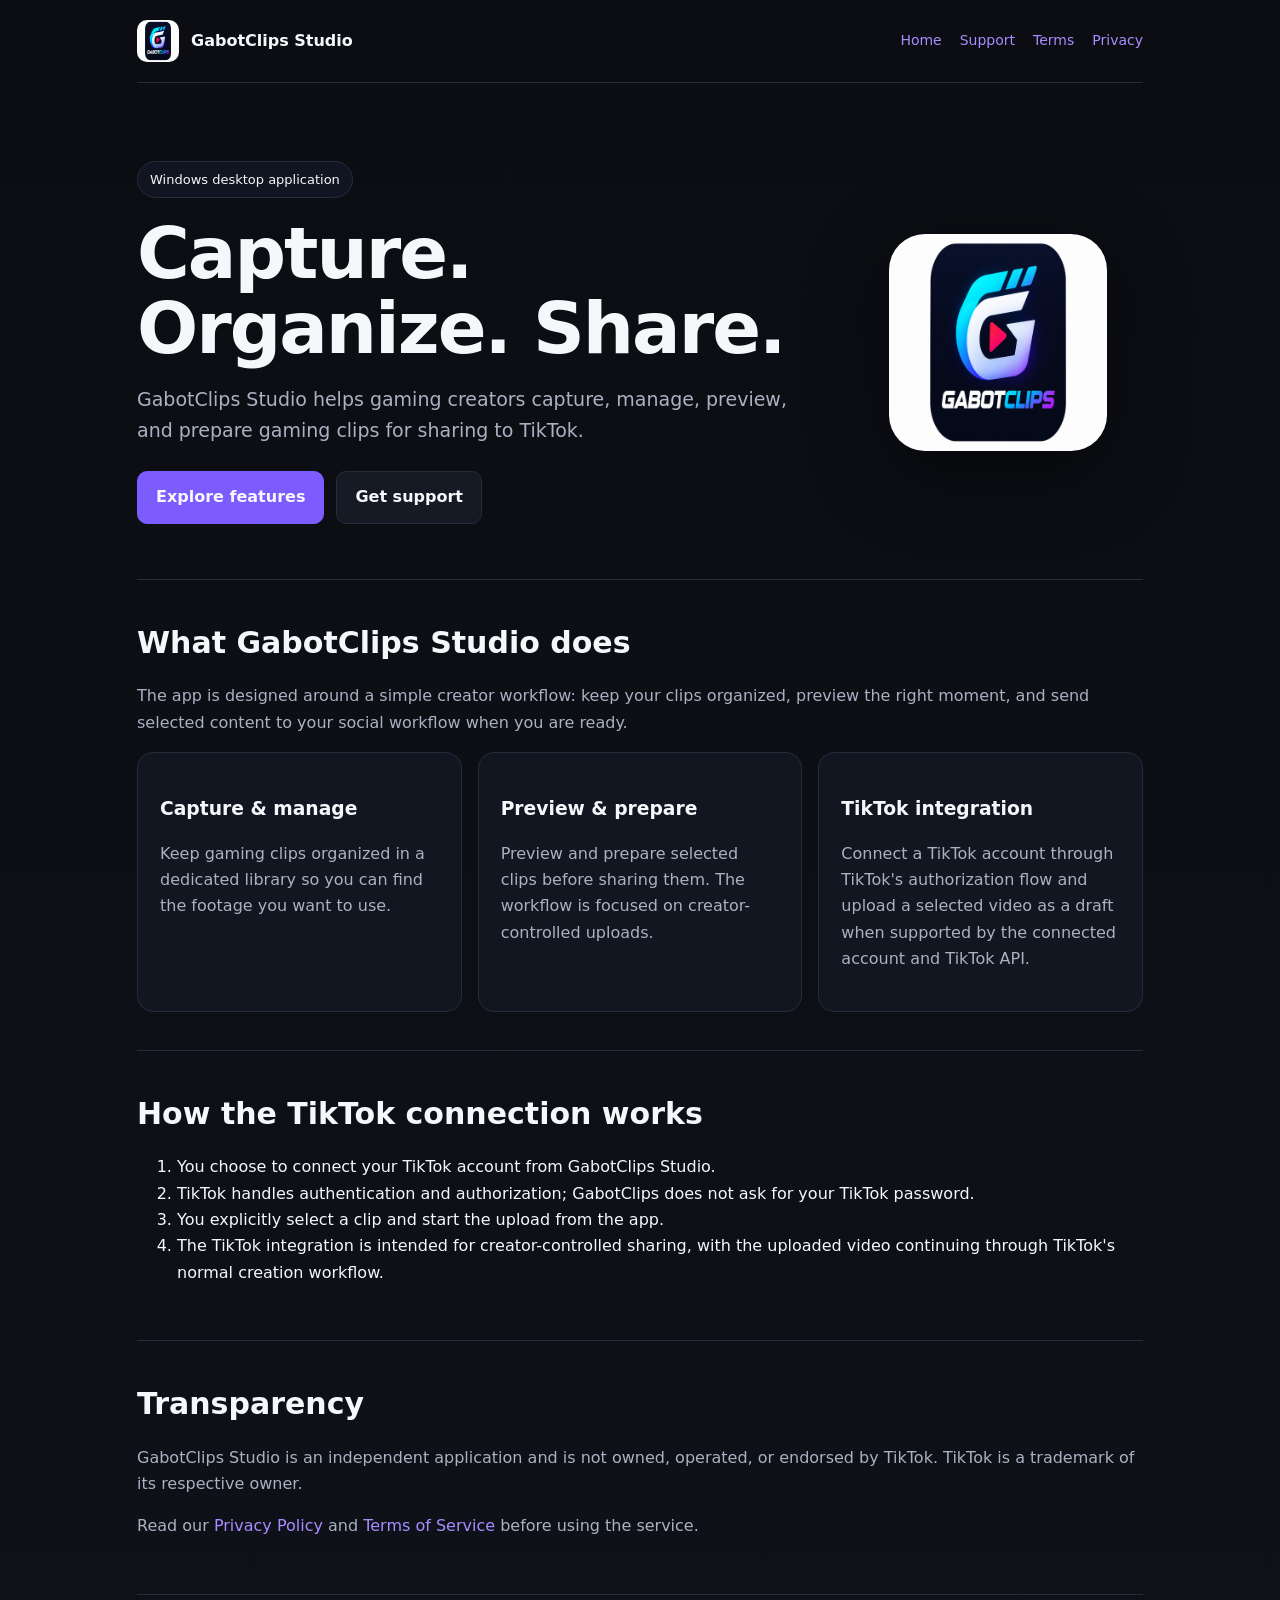
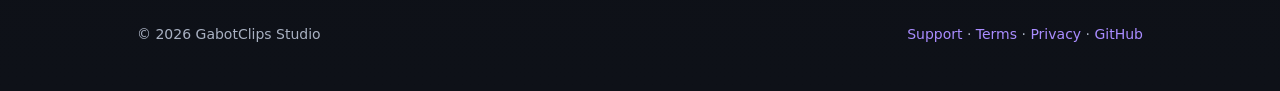
<file: index.html>
<!doctype html><html lang="en"><head><meta charset="utf-8"><meta name="viewport" content="width=device-width,initial-scale=1"><title>GabotClips Studio</title><meta name="description" content="GabotClips Studio is a Windows desktop application for capturing, organizing, previewing, and preparing gaming clips for TikTok."><link rel="icon" href="assets/gabotclips-icon.png"><link rel="stylesheet" href="style.css"></head><body><div class="wrap"><nav class="nav"><a class="brand" href="index.html"><img src="assets/gabotclips-icon.png" alt="GabotClips Studio icon"><span>GabotClips Studio</span></a><div class="navlinks"><a href="index.html">Home</a><a href="support.html">Support</a><a href="terms.html">Terms</a><a href="privacy.html">Privacy</a></div></nav><main><div class="hero"><div><span class="badge">Windows desktop application</span><h1>Capture. Organize. Share.</h1><p>GabotClips Studio helps gaming creators capture, manage, preview, and prepare gaming clips for sharing to TikTok.</p><div class="buttons"><a class="btn primary" href="#features">Explore features</a><a class="btn" href="support.html">Get support</a></div></div><div class="heroicon"><img src="assets/gabotclips-icon.png" alt="GabotClips Studio"></div></div><section id="features"><h2>What GabotClips Studio does</h2><p class="muted">The app is designed around a simple creator workflow: keep your clips organized, preview the right moment, and send selected content to your social workflow when you are ready.</p><div class="grid"><article class="card"><h3>Capture & manage</h3><p class="muted">Keep gaming clips organized in a dedicated library so you can find the footage you want to use.</p></article><article class="card"><h3>Preview & prepare</h3><p class="muted">Preview and prepare selected clips before sharing them. The workflow is focused on creator-controlled uploads.</p></article><article class="card"><h3>TikTok integration</h3><p class="muted">Connect a TikTok account through TikTok's authorization flow and upload a selected video as a draft when supported by the connected account and TikTok API.</p></article></div></section><section><h2>How the TikTok connection works</h2><ol><li>You choose to connect your TikTok account from GabotClips Studio.</li><li>TikTok handles authentication and authorization; GabotClips does not ask for your TikTok password.</li><li>You explicitly select a clip and start the upload from the app.</li><li>The TikTok integration is intended for creator-controlled sharing, with the uploaded video continuing through TikTok's normal creation workflow.</li></ol></section><section><h2>Transparency</h2><p class="muted">GabotClips Studio is an independent application and is not owned, operated, or endorsed by TikTok. TikTok is a trademark of its respective owner.</p><p class="muted">Read our <a href="privacy.html">Privacy Policy</a> and <a href="terms.html">Terms of Service</a> before using the service.</p></section></main><footer class="footer"><span>© 2026 GabotClips Studio</span><span><a href="support.html">Support</a> · <a href="terms.html">Terms</a> · <a href="privacy.html">Privacy</a> · <a href="https://github.com/Altrax10" target="_blank" rel="noopener">GitHub</a></span></footer></div></body></html>
</file>
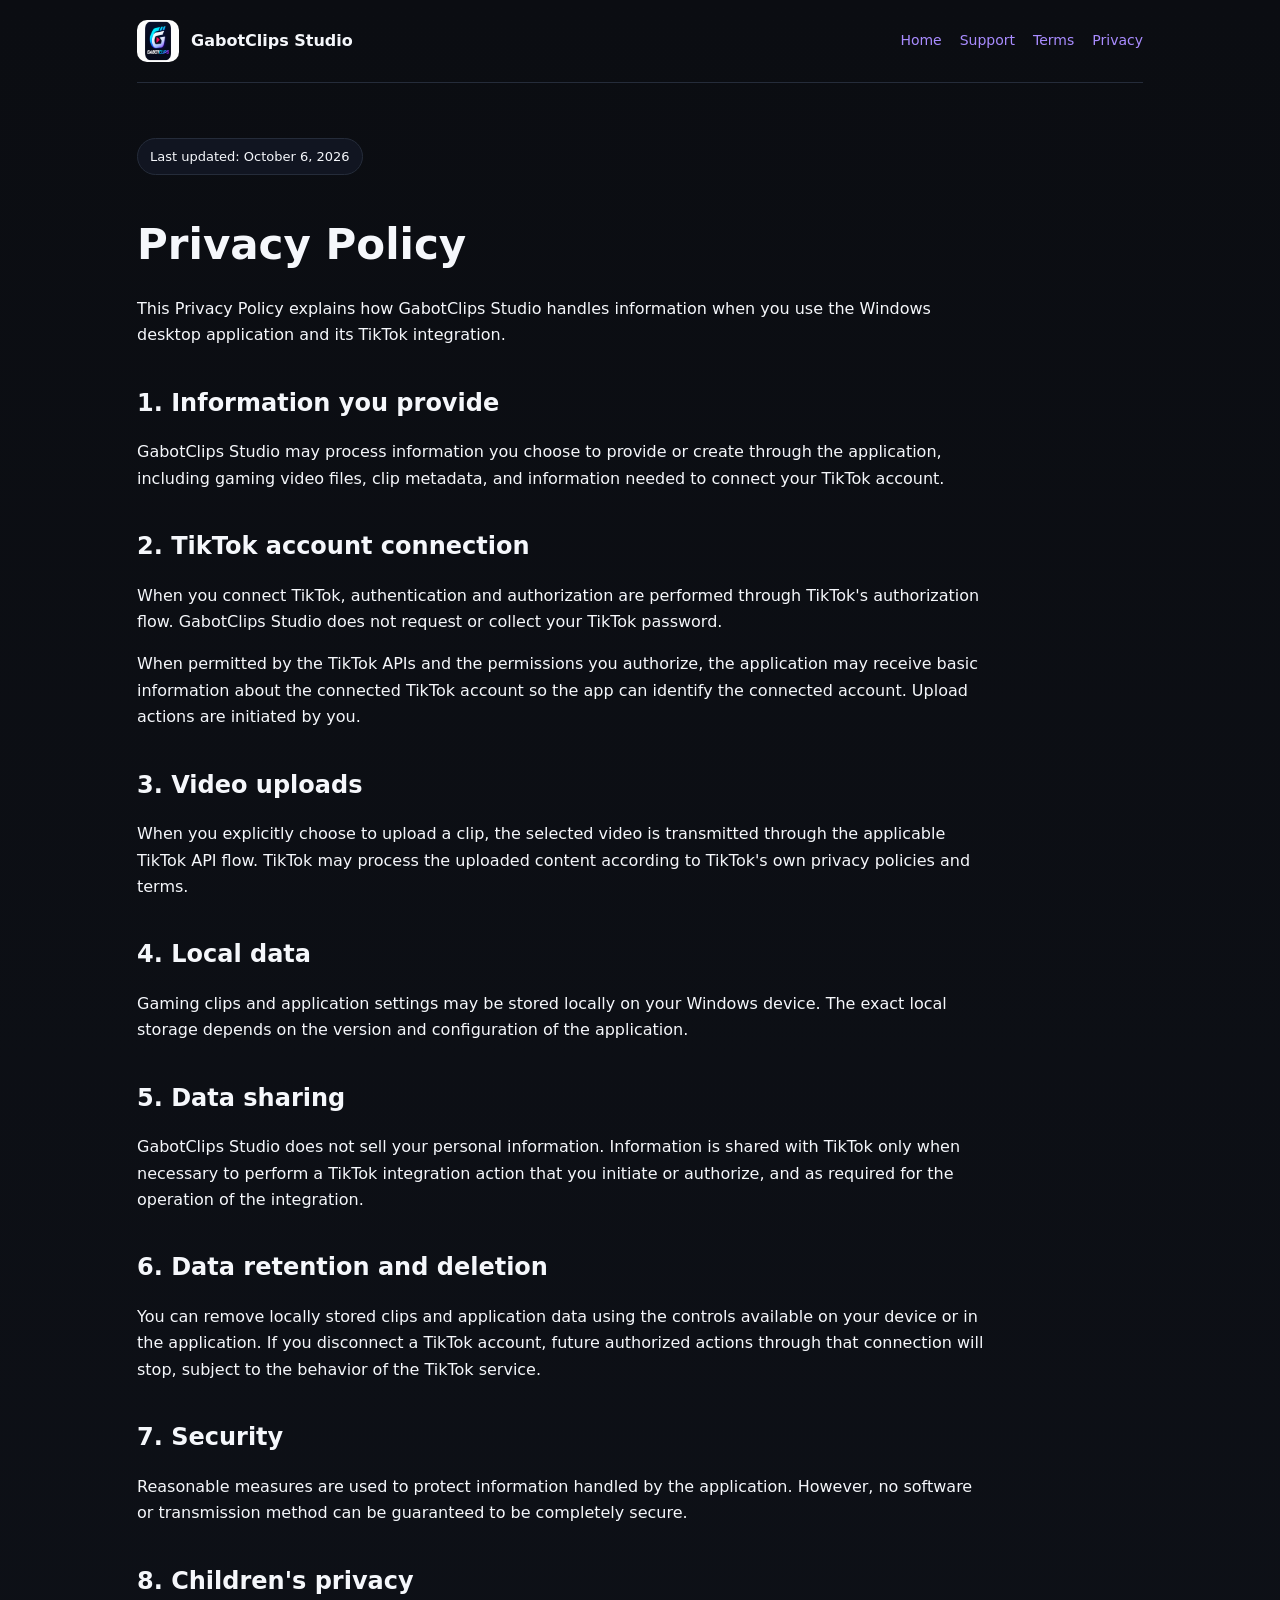
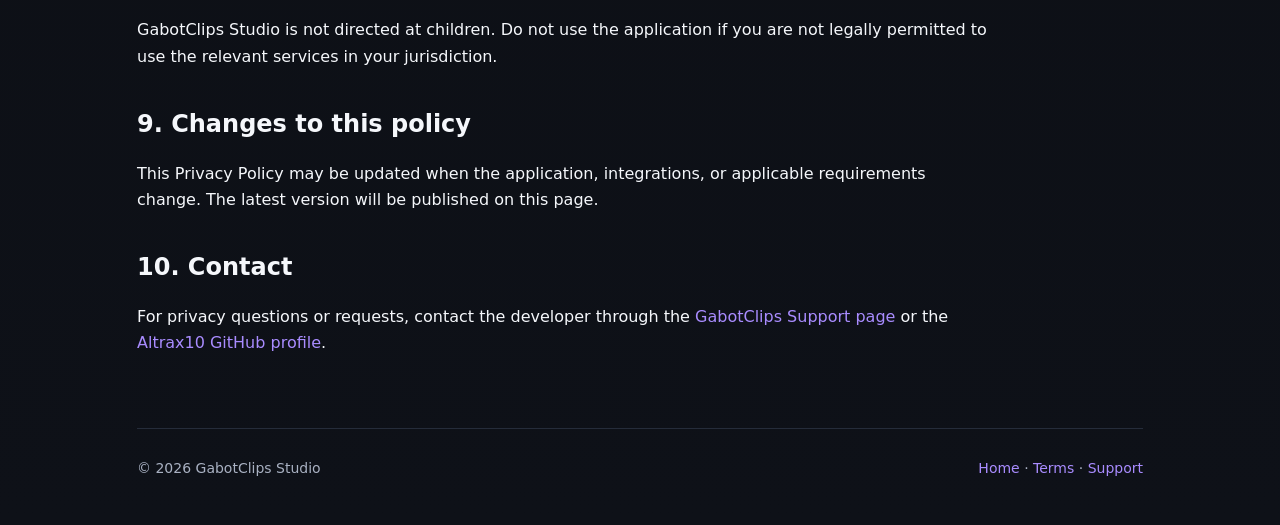
<file: privacy.html>
<!doctype html><html lang="en"><head><meta charset="utf-8"><meta name="viewport" content="width=device-width,initial-scale=1"><title>Privacy Policy — GabotClips Studio</title><link rel="icon" href="assets/gabotclips-icon.png"><link rel="stylesheet" href="style.css"></head><body><div class="wrap"><nav class="nav"><a class="brand" href="index.html"><img src="assets/gabotclips-icon.png" alt="GabotClips Studio icon"><span>GabotClips Studio</span></a><div class="navlinks"><a href="index.html">Home</a><a href="support.html">Support</a><a href="terms.html">Terms</a><a href="privacy.html">Privacy</a></div></nav><main class="legal"><span class="badge">Last updated: October 6, 2026</span><h1>Privacy Policy</h1><p>This Privacy Policy explains how GabotClips Studio handles information when you use the Windows desktop application and its TikTok integration.</p><h2>1. Information you provide</h2><p>GabotClips Studio may process information you choose to provide or create through the application, including gaming video files, clip metadata, and information needed to connect your TikTok account.</p><h2>2. TikTok account connection</h2><p>When you connect TikTok, authentication and authorization are performed through TikTok's authorization flow. GabotClips Studio does not request or collect your TikTok password.</p><p>When permitted by the TikTok APIs and the permissions you authorize, the application may receive basic information about the connected TikTok account so the app can identify the connected account. Upload actions are initiated by you.</p><h2>3. Video uploads</h2><p>When you explicitly choose to upload a clip, the selected video is transmitted through the applicable TikTok API flow. TikTok may process the uploaded content according to TikTok's own privacy policies and terms.</p><h2>4. Local data</h2><p>Gaming clips and application settings may be stored locally on your Windows device. The exact local storage depends on the version and configuration of the application.</p><h2>5. Data sharing</h2><p>GabotClips Studio does not sell your personal information. Information is shared with TikTok only when necessary to perform a TikTok integration action that you initiate or authorize, and as required for the operation of the integration.</p><h2>6. Data retention and deletion</h2><p>You can remove locally stored clips and application data using the controls available on your device or in the application. If you disconnect a TikTok account, future authorized actions through that connection will stop, subject to the behavior of the TikTok service.</p><h2>7. Security</h2><p>Reasonable measures are used to protect information handled by the application. However, no software or transmission method can be guaranteed to be completely secure.</p><h2>8. Children's privacy</h2><p>GabotClips Studio is not directed at children. Do not use the application if you are not legally permitted to use the relevant services in your jurisdiction.</p><h2>9. Changes to this policy</h2><p>This Privacy Policy may be updated when the application, integrations, or applicable requirements change. The latest version will be published on this page.</p><h2>10. Contact</h2><p>For privacy questions or requests, contact the developer through the <a href="support.html">GabotClips Support page</a> or the <a href="https://github.com/Altrax10" target="_blank" rel="noopener">Altrax10 GitHub profile</a>.</p></main><footer class="footer"><span>© 2026 GabotClips Studio</span><span><a href="index.html">Home</a> · <a href="terms.html">Terms</a> · <a href="support.html">Support</a></span></footer></div></body></html>
</file>
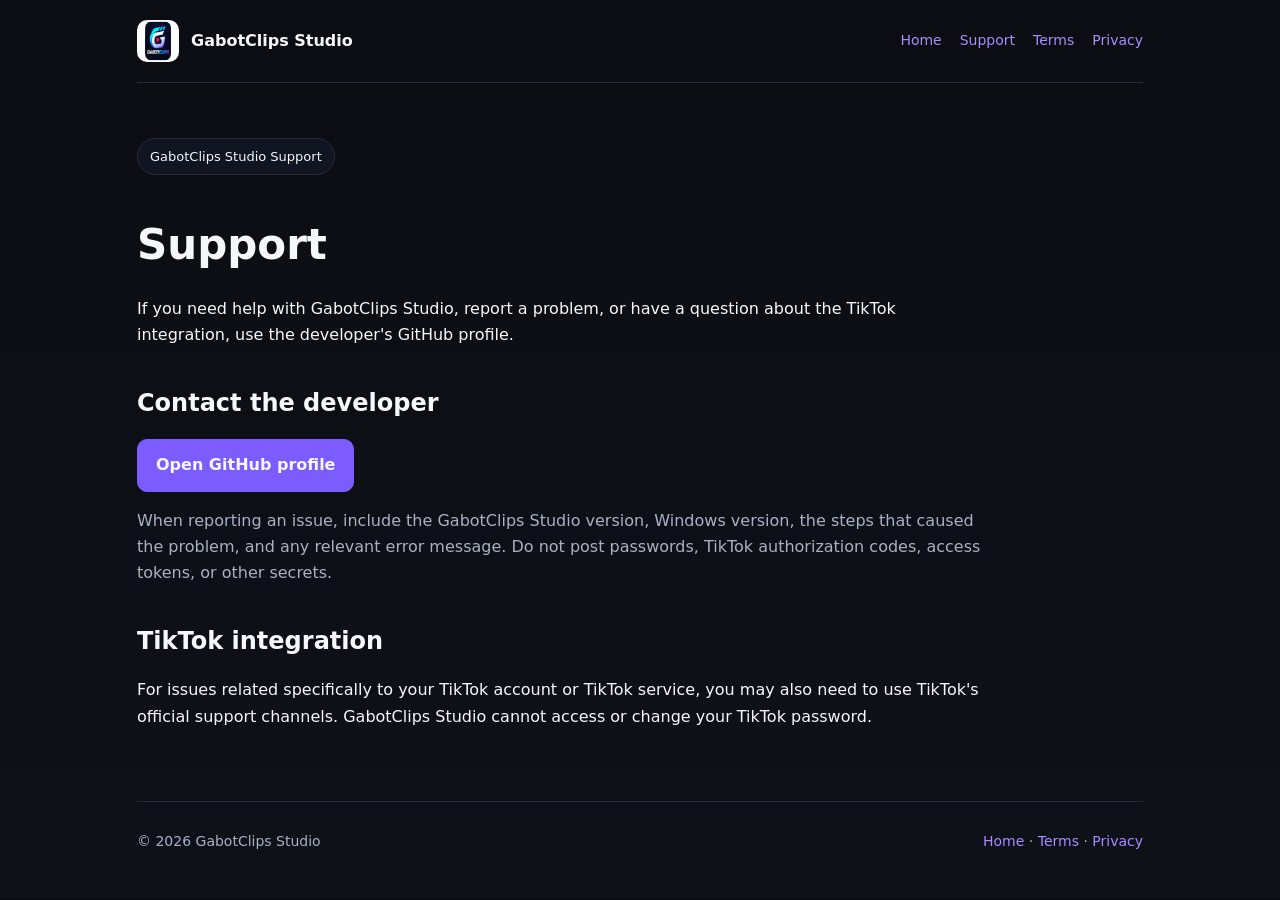
<file: support.html>
<!doctype html><html lang="en"><head><meta charset="utf-8"><meta name="viewport" content="width=device-width,initial-scale=1"><title>Support — GabotClips Studio</title><link rel="icon" href="assets/gabotclips-icon.png"><link rel="stylesheet" href="style.css"></head><body><div class="wrap"><nav class="nav"><a class="brand" href="index.html"><img src="assets/gabotclips-icon.png" alt="GabotClips Studio icon"><span>GabotClips Studio</span></a><div class="navlinks"><a href="index.html">Home</a><a href="support.html">Support</a><a href="terms.html">Terms</a><a href="privacy.html">Privacy</a></div></nav><main class="legal"><span class="badge">GabotClips Studio Support</span><h1>Support</h1><p>If you need help with GabotClips Studio, report a problem, or have a question about the TikTok integration, use the developer's GitHub profile.</p><h2>Contact the developer</h2><p><a class="btn primary" href="https://github.com/Altrax10" target="_blank" rel="noopener">Open GitHub profile</a></p><p class="muted">When reporting an issue, include the GabotClips Studio version, Windows version, the steps that caused the problem, and any relevant error message. Do not post passwords, TikTok authorization codes, access tokens, or other secrets.</p><h2>TikTok integration</h2><p>For issues related specifically to your TikTok account or TikTok service, you may also need to use TikTok's official support channels. GabotClips Studio cannot access or change your TikTok password.</p></main><footer class="footer"><span>© 2026 GabotClips Studio</span><span><a href="index.html">Home</a> · <a href="terms.html">Terms</a> · <a href="privacy.html">Privacy</a></span></footer></div></body></html>
</file>
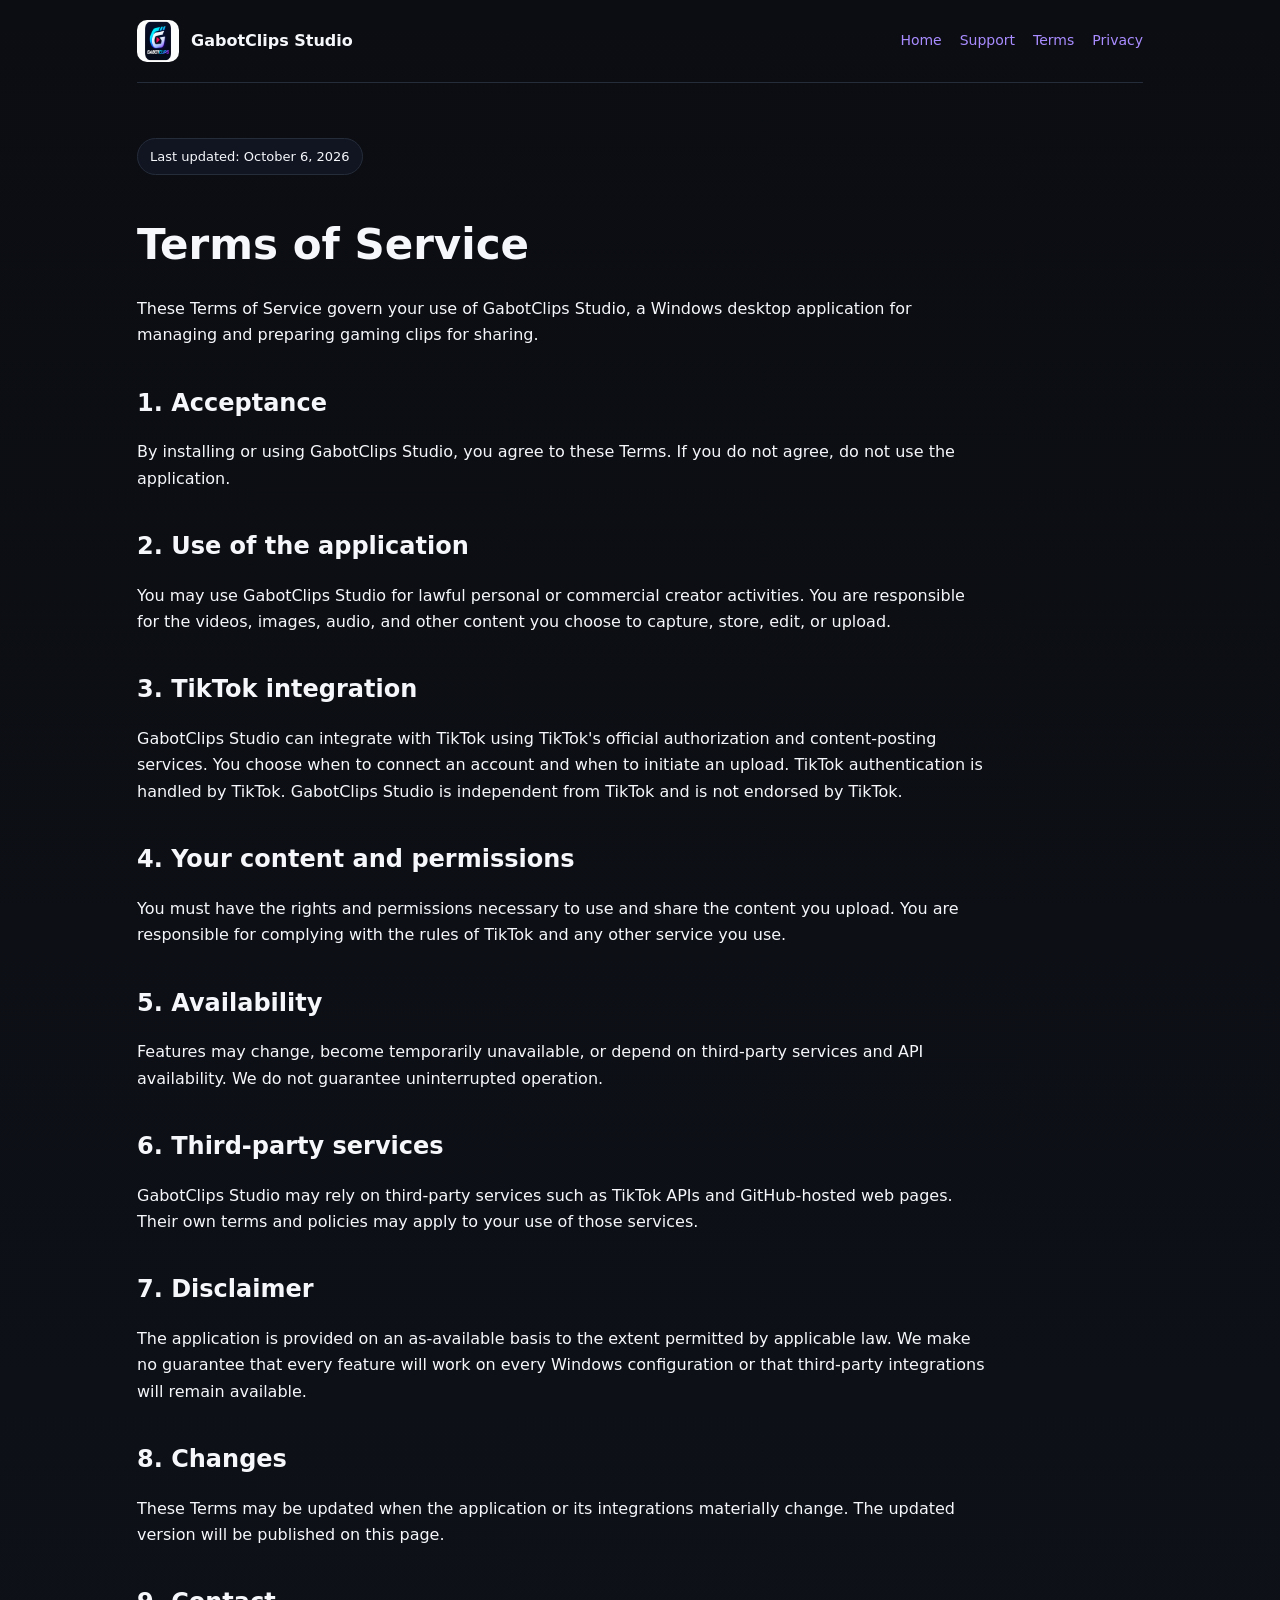
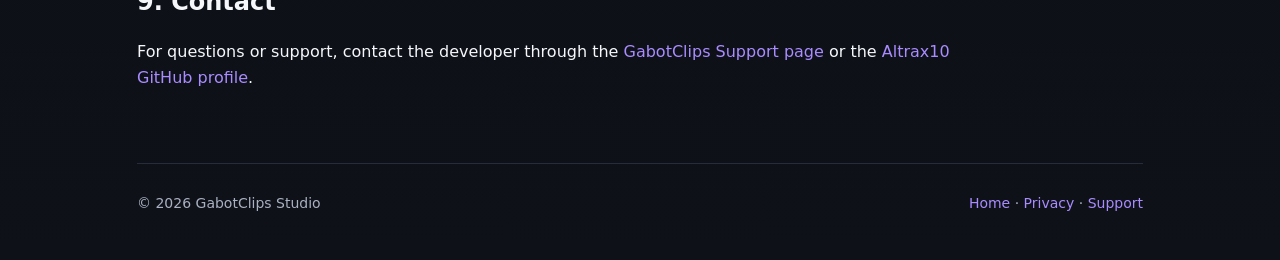
<file: terms.html>
<!doctype html><html lang="en"><head><meta charset="utf-8"><meta name="viewport" content="width=device-width,initial-scale=1"><title>Terms of Service — GabotClips Studio</title><link rel="icon" href="assets/gabotclips-icon.png"><link rel="stylesheet" href="style.css"></head><body><div class="wrap"><nav class="nav"><a class="brand" href="index.html"><img src="assets/gabotclips-icon.png" alt="GabotClips Studio icon"><span>GabotClips Studio</span></a><div class="navlinks"><a href="index.html">Home</a><a href="support.html">Support</a><a href="terms.html">Terms</a><a href="privacy.html">Privacy</a></div></nav><main class="legal"><span class="badge">Last updated: October 6, 2026</span><h1>Terms of Service</h1><p>These Terms of Service govern your use of GabotClips Studio, a Windows desktop application for managing and preparing gaming clips for sharing.</p><h2>1. Acceptance</h2><p>By installing or using GabotClips Studio, you agree to these Terms. If you do not agree, do not use the application.</p><h2>2. Use of the application</h2><p>You may use GabotClips Studio for lawful personal or commercial creator activities. You are responsible for the videos, images, audio, and other content you choose to capture, store, edit, or upload.</p><h2>3. TikTok integration</h2><p>GabotClips Studio can integrate with TikTok using TikTok's official authorization and content-posting services. You choose when to connect an account and when to initiate an upload. TikTok authentication is handled by TikTok. GabotClips Studio is independent from TikTok and is not endorsed by TikTok.</p><h2>4. Your content and permissions</h2><p>You must have the rights and permissions necessary to use and share the content you upload. You are responsible for complying with the rules of TikTok and any other service you use.</p><h2>5. Availability</h2><p>Features may change, become temporarily unavailable, or depend on third-party services and API availability. We do not guarantee uninterrupted operation.</p><h2>6. Third-party services</h2><p>GabotClips Studio may rely on third-party services such as TikTok APIs and GitHub-hosted web pages. Their own terms and policies may apply to your use of those services.</p><h2>7. Disclaimer</h2><p>The application is provided on an as-available basis to the extent permitted by applicable law. We make no guarantee that every feature will work on every Windows configuration or that third-party integrations will remain available.</p><h2>8. Changes</h2><p>These Terms may be updated when the application or its integrations materially change. The updated version will be published on this page.</p><h2>9. Contact</h2><p>For questions or support, contact the developer through the <a href="support.html">GabotClips Support page</a> or the <a href="https://github.com/Altrax10" target="_blank" rel="noopener">Altrax10 GitHub profile</a>.</p></main><footer class="footer"><span>© 2026 GabotClips Studio</span><span><a href="index.html">Home</a> · <a href="privacy.html">Privacy</a> · <a href="support.html">Support</a></span></footer></div></body></html>
</file>
<file: style.css>
:root{--bg:#0b0d12;--panel:#121620;--text:#f5f7fb;--muted:#a9b1c2;--line:#252c3a;--accent:#7c5cff;--accent2:#a98cff;}
*{box-sizing:border-box}html{scroll-behavior:smooth}body{margin:0;background:linear-gradient(180deg,#0b0d12 0%,#0e1118 100%);color:var(--text);font-family:Inter,system-ui,-apple-system,Segoe UI,Roboto,Arial,sans-serif;line-height:1.65}a{color:var(--accent2);text-decoration:none}a:hover{text-decoration:underline}.wrap{max-width:1050px;margin:auto;padding:0 22px}.nav{display:flex;justify-content:space-between;align-items:center;padding:20px 0;border-bottom:1px solid var(--line)}.brand{display:flex;align-items:center;gap:12px;font-weight:800;color:var(--text)}.brand img{width:42px;height:42px;border-radius:10px}.navlinks{display:flex;gap:18px;flex-wrap:wrap;font-size:14px}.hero{padding:78px 0 55px;display:grid;grid-template-columns:1.4fr .6fr;gap:40px;align-items:center}.hero h1{font-size:clamp(42px,7vw,72px);line-height:1.03;margin:0 0 18px;letter-spacing:-2px}.hero p{font-size:19px;color:var(--muted);max-width:700px}.badge{display:inline-block;border:1px solid var(--line);background:#111521;border-radius:999px;padding:7px 12px;font-size:13px;margin-bottom:18px}.heroicon{display:flex;justify-content:center}.heroicon img{width:min(260px,75%);border-radius:36px;box-shadow:0 25px 80px rgba(0,0,0,.45)}.buttons{display:flex;gap:12px;flex-wrap:wrap;margin-top:25px}.btn{display:inline-block;padding:12px 18px;border-radius:10px;border:1px solid var(--line);background:#151a25;color:var(--text);font-weight:700}.btn.primary{background:var(--accent);border-color:var(--accent)}section{padding:38px 0;border-top:1px solid var(--line)}h2{font-size:30px;margin:0 0 14px}h3{margin-bottom:7px}.muted{color:var(--muted)}.grid{display:grid;grid-template-columns:repeat(3,1fr);gap:16px}.card{background:var(--panel);border:1px solid var(--line);border-radius:16px;padding:22px}.legal{max-width:850px;padding:55px 0}.legal h1{font-size:42px;line-height:1.1}.legal h2{font-size:24px;margin-top:35px}.legal li{margin:8px 0}.footer{border-top:1px solid var(--line);padding:28px 0 45px;color:var(--muted);font-size:14px;display:flex;justify-content:space-between;gap:20px;flex-wrap:wrap}@media(max-width:760px){.hero{grid-template-columns:1fr;padding-top:45px}.heroicon{order:-1}.grid{grid-template-columns:1fr}.nav{align-items:flex-start;gap:15px;flex-direction:column}.legal h1{font-size:34px}}
</file>
